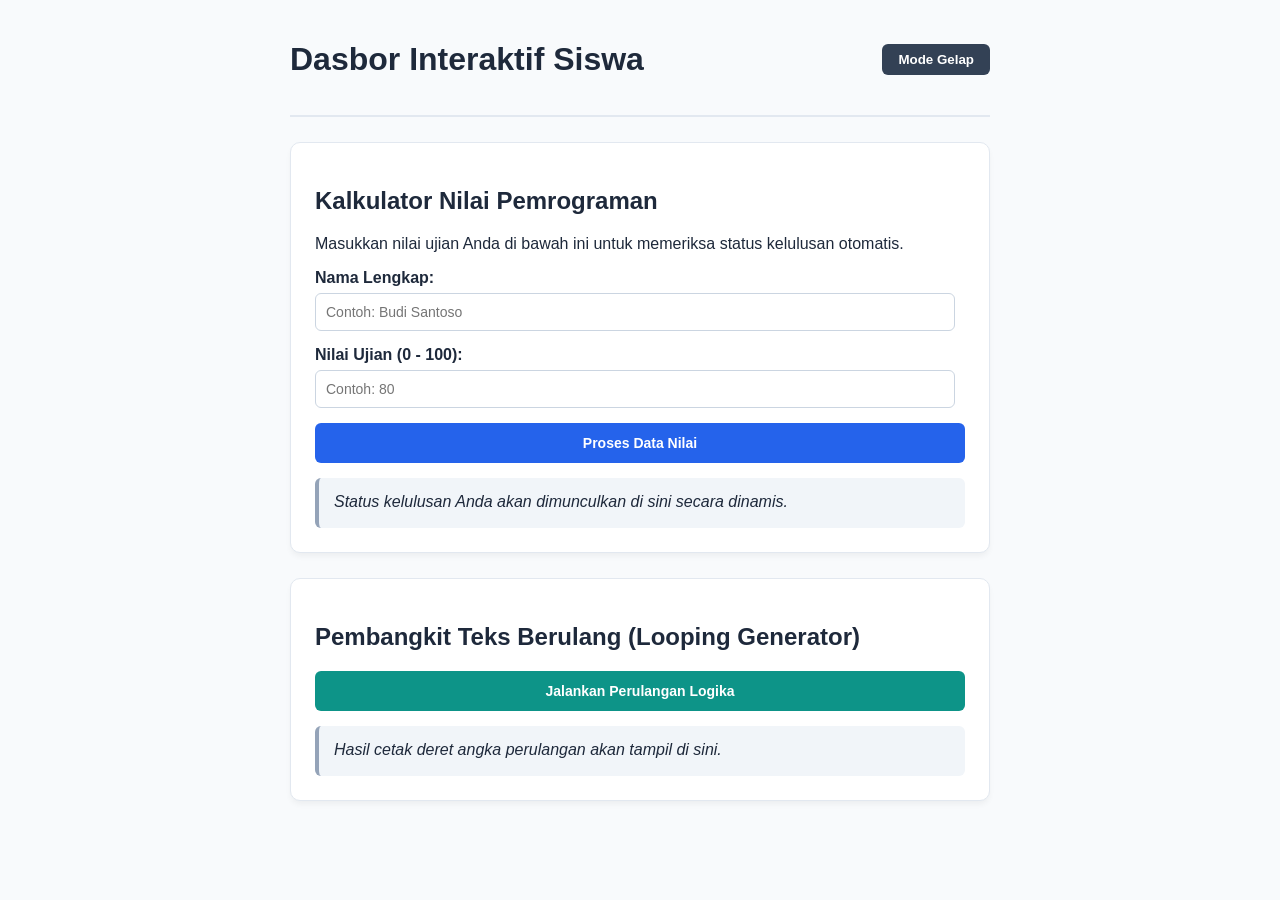
<file: jobshetpemdasrafa/JOB 4/index.html>
<!DOCTYPE html>
<html lang="id">
<head>
    <meta charset="UTF-8">
    <meta name="viewport" content="width=device-width, initial-scale=1.0">
    <title>Web Interaktif JavaScript - X RPL</title>
    <link rel="stylesheet" href="style.css">
</head>
<body>
    <div class="main-container">
        <header class="web-header">
            <h1>Dasbor Interaktif Siswa</h1>
            <button id="btn-togle" class="toggle-theme">Mode Gelap</button>
        </header>

        <section class="widget-card">
            <h2>Kalkulator Nilai Pemrograman</h2>
            <p>Masukkan nilai ujian Anda di bawah ini untuk memeriksa status kelulusan otomatis.</p>
            <div class="input-group">
                <label for="input-nama">Nama Lengkap:</label>
                <input type="text" id="input-nama" placeholder="Contoh: Budi Santoso">
            </div>
            <div class="input-group">
                <label for="input-nilai">Nilai Ujian (0 - 100):</label>
                <input type="number" id="input-nilai" placeholder="Contoh: 80">
            </div>
            <button id="btn-proses" class="action-btn">Proses Data Nilai</button>
            <div id="box-hasil" class="result-box">
                Status kelulusan Anda akan dimunculkan di sini secara dinamis.
            </div>
        </section>
        <section class="widget-card">
            <h2>Pembangkit Teks Berulang (Looping Generator)</h2>
            <button id="btn-loop" class="action-btn variant-btn">Jalankan Perulangan Logika</button>
            <div id="box-loop" class="result-box">
                Hasil cetak deret angka perulangan akan tampil di sini.
            </div>
        </section>
    </div>
    <script src="script.js"></script>
</body>
</html>
</file>
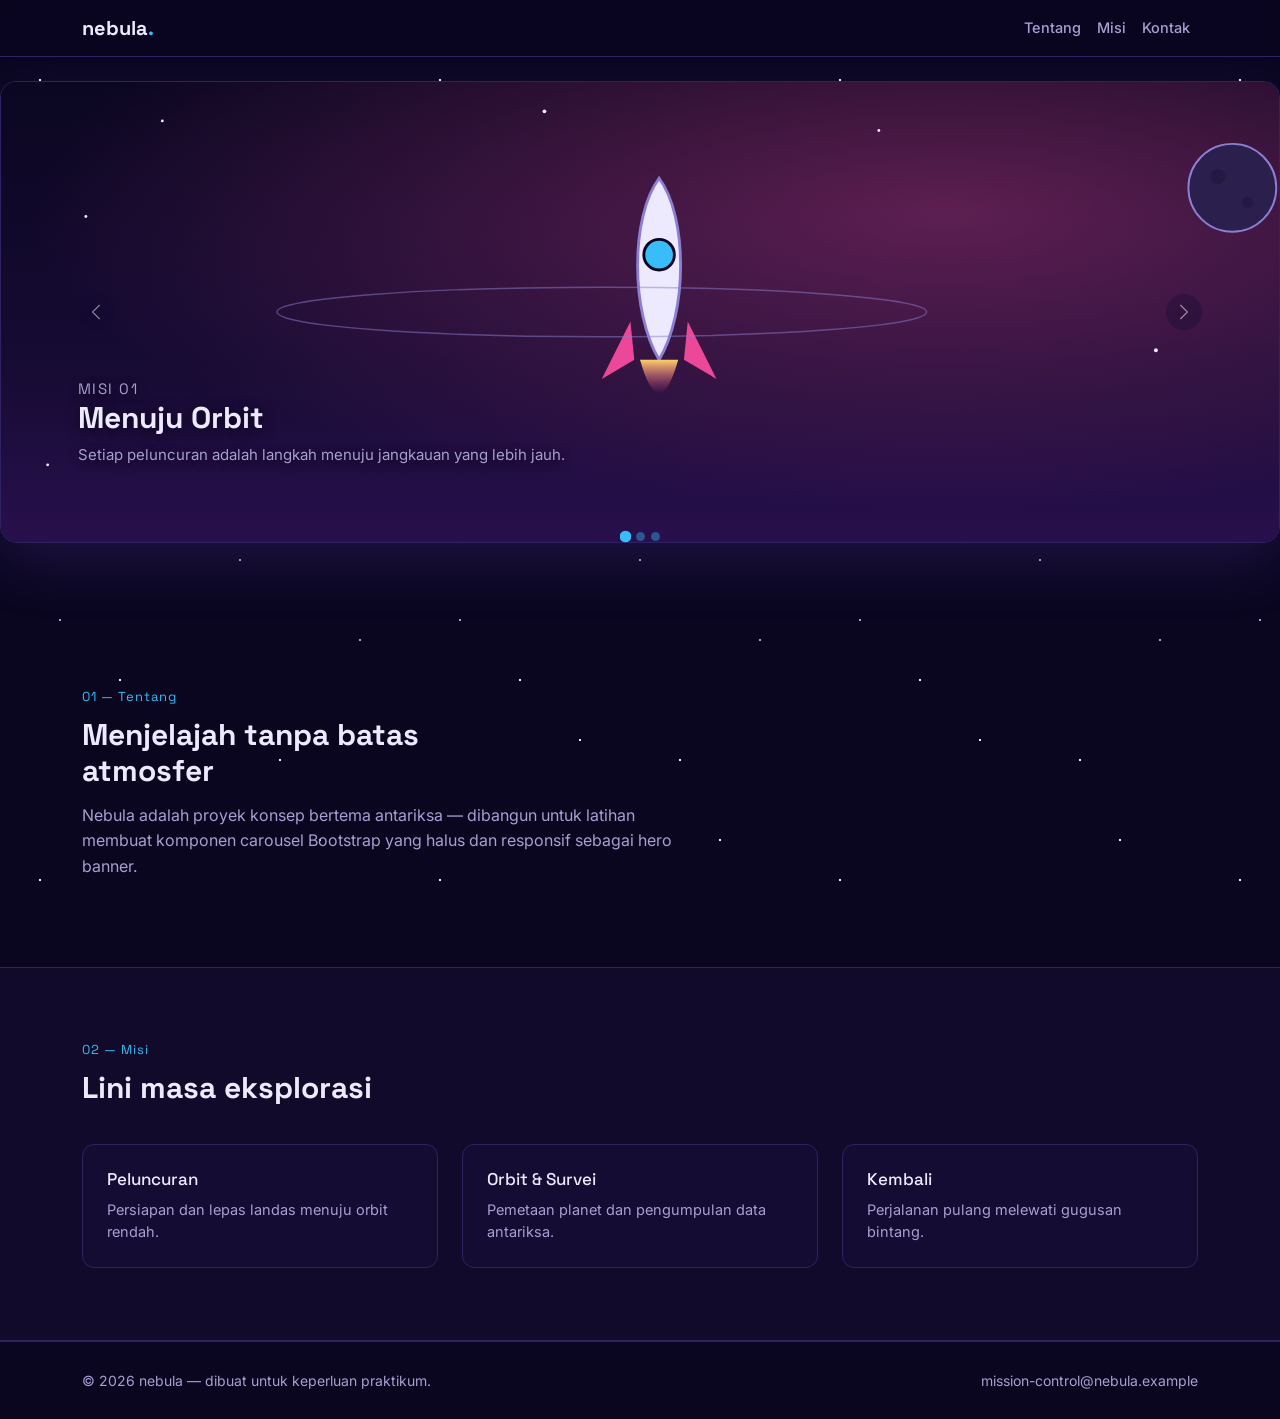
<file: jobshetpemdasrafa/JOB 5/index.html>
<!DOCTYPE html>
<html lang="id">
<head>
<meta charset="UTF-8">
<meta name="viewport" content="width=device-width, initial-scale=1.0">
<title>nebula — Landing Page</title>
<link href="https://cdnjs.cloudflare.com/ajax/libs/twitter-bootstrap/5.3.3/css/bootstrap.min.css" rel="stylesheet">
<link rel="preconnect" href="https://fonts.googleapis.com">
<link href="https://fonts.googleapis.com/css2?family=Space+Grotesk:wght@500;600;700&family=Inter:wght@400;500;600&display=swap" rel="stylesheet">
<style>
:root{
  --bg: #0A0620;
  --bg-panel: #150C34;
  --bg-alt: #110A2A;
  --line: #2E2260;
  --text: #EDE9FE;
  --text-soft: #A79FD1;
  --accent: #38BDF8;
  --accent-2: #EC4899;
  --accent-3: #8B5CF6;
}

*{ box-sizing: border-box; }

body{
  background: var(--bg);
  color: var(--text);
  font-family: 'Inter', sans-serif;
  position: relative;
  overflow-x: hidden;
}

.accent{ color: var(--accent); }

/* ---------- twinkling starfield ---------- */
.starfield{
  position: fixed;
  inset: 0;
  z-index: -1;
  background-image:
    radial-gradient(1.5px 1.5px at 10% 20%, #EDE9FE 100%, transparent 0),
    radial-gradient(1.5px 1.5px at 80% 10%, #EDE9FE 100%, transparent 0),
    radial-gradient(1px 1px at 60% 40%, #A79FD1 100%, transparent 0),
    radial-gradient(1.5px 1.5px at 30% 70%, #EDE9FE 100%, transparent 0),
    radial-gradient(1px 1px at 90% 60%, #A79FD1 100%, transparent 0),
    radial-gradient(1.5px 1.5px at 45% 85%, #EDE9FE 100%, transparent 0),
    radial-gradient(1px 1px at 15% 55%, #A79FD1 100%, transparent 0),
    radial-gradient(1.5px 1.5px at 70% 90%, #EDE9FE 100%, transparent 0);
  background-repeat: repeat;
  background-size: 400px 400px;
  animation: twinkle 6s ease-in-out infinite alternate;
}

@keyframes twinkle{
  from{ opacity: 0.5; }
  to{ opacity: 1; }
}

@media (prefers-reduced-motion: reduce){
  .starfield{ animation: none; opacity: 0.8; }
}

.navbar{
  background: rgba(10,6,32,0.75);
  backdrop-filter: blur(10px);
  border-bottom: 1px solid var(--line);
}
.navbar-brand{
  font-family: 'Space Grotesk', sans-serif;
  font-weight: 700;
  font-size: 20px;
  color: var(--text) !important;
}
.nav-link{
  color: var(--text-soft) !important;
  font-size: 14.5px;
  font-weight: 500;
  transition: color 0.2s ease;
}
.nav-link:hover{ color: var(--accent) !important; }


#heroCarousel .carousel-inner{
  border-radius: 16px;
  overflow: hidden;
  border: 1px solid var(--line);
  box-shadow: 0 20px 60px rgba(139,92,246,0.15);
}

#heroCarousel .slide-visual{
  height: 460px;
  width: 100%;
  display: block;
}


.carousel-fade .carousel-item{
  transition: opacity 1.1s cubic-bezier(0.22, 1, 0.36, 1);
}
.carousel-fade .carousel-item.active{
  transition: opacity 1.1s cubic-bezier(0.22, 1, 0.36, 1);
}


.slide-visual{
  transform: scale(1.02);
  transition: transform 6s ease-out;
}
.carousel-item.active .slide-visual{
  transform: scale(1.08);
}

@media (prefers-reduced-motion: reduce){
  .carousel-fade .carousel-item,
  .slide-visual{ transition: none !important; transform: none !important; }
}

.carousel-caption{
  text-align: left;
  left: 6%;
  right: auto;
  bottom: 12%;
  max-width: 540px;
}

.cap-eyebrow{
  font-family: 'Space Grotesk', sans-serif;
  font-size: 13px;
  letter-spacing: 0.1em;
  text-transform: uppercase;
  color: var(--accent);
  margin-bottom: 6px;
  text-shadow: 0 2px 10px rgba(0,0,0,0.6);
}

.carousel-caption h5{
  font-family: 'Space Grotesk', sans-serif;
  font-weight: 700;
  font-size: 30px;
  color: var(--text);
  text-shadow: 0 2px 14px rgba(0,0,0,0.7);
  margin-bottom: 8px;
}

.carousel-caption p{
  color: var(--text-soft);
  font-size: 15px;
  text-shadow: 0 2px 10px rgba(0,0,0,0.7);
  margin: 0;
}

.carousel-indicators [data-bs-target]{
  background-color: var(--accent);
  width: 9px;
  height: 9px;
  border-radius: 50%;
  opacity: 0.4;
  transition: opacity 0.3s ease, transform 0.3s ease;
}
.carousel-indicators .active{
  opacity: 1;
  transform: scale(1.3);
}

.carousel-control-prev-icon,
.carousel-control-next-icon{
  background-color: rgba(21,12,52,0.65);
  border-radius: 50%;
  padding: 18px;
  background-size: 50%;
  transition: background-color 0.2s ease;
}
.carousel-control-prev:hover .carousel-control-prev-icon,
.carousel-control-next:hover .carousel-control-next-icon{
  background-color: rgba(139,92,246,0.55);
}


.section-block{
  padding: 72px 0;
  position: relative;
}
.section-alt{
  background: var(--bg-alt);
  border-top: 1px solid var(--line);
  border-bottom: 1px solid var(--line);
}

.eyebrow{
  font-family: 'Space Grotesk', sans-serif;
  font-size: 13px;
  letter-spacing: 0.08em;
  color: var(--accent);
  margin-bottom: 10px;
}

h2{
  font-family: 'Space Grotesk', sans-serif;
  font-weight: 700;
  font-size: 30px;
  max-width: 22ch;
  margin-bottom: 14px;
}

.lead-text{
  color: var(--text-soft);
  max-width: 60ch;
  font-size: 16px;
  line-height: 1.6;
}

.mission-card{
  background: var(--bg-panel);
  border: 1px solid var(--line);
  border-radius: 12px;
  padding: 24px;
  height: 100%;
  transition: border-color 0.2s ease, transform 0.2s ease;
}
.mission-card:hover{
  border-color: var(--accent-3);
  transform: translateY(-3px);
}
.mission-card h5{
  font-family: 'Space Grotesk', sans-serif;
  font-size: 17px;
  margin-bottom: 10px;
}
.mission-card p{
  color: var(--text-soft);
  font-size: 14.5px;
  margin: 0;
}


.footer-block{
  padding: 28px 0;
  border-top: 1px solid var(--line);
  color: var(--text-soft);
  font-size: 14px;
}
.text-muted-soft{ color: var(--text-soft); }

@media (max-width: 767px){
  #heroCarousel .slide-visual{ height: 300px; }
  h2{ font-size: 24px; }
}
</style>
</head>
<body>


<div class="starfield" aria-hidden="true"></div>

<!-- Navbar -->
<nav class="navbar navbar-expand-lg navbar-dark sticky-top">
  <div class="container">
    <a class="navbar-brand" href="#">nebula<span class="accent">.</span></a>
    <button class="navbar-toggler" type="button" data-bs-toggle="collapse" data-bs-target="#navMenu">
      <span class="navbar-toggler-icon"></span>
    </button>
    <div class="collapse navbar-collapse" id="navMenu">
      <ul class="navbar-nav ms-auto">
        <li class="nav-item"><a class="nav-link" href="#about">Tentang</a></li>
        <li class="nav-item"><a class="nav-link" href="#missions">Misi</a></li>
        <li class="nav-item"><a class="nav-link" href="#contact">Kontak</a></li>
      </ul>
    </div>
  </div>
</nav>


<div id="heroCarousel" class="carousel slide carousel-fade py-4 mb-5" data-bs-ride="carousel" data-bs-interval="4500">

  <div class="carousel-indicators">
    <button type="button" data-bs-target="#heroCarousel" data-bs-slide-to="0" class="active" aria-current="true" aria-label="Slide 1"></button>
    <button type="button" data-bs-target="#heroCarousel" data-bs-slide-to="1" aria-label="Slide 2"></button>
    <button type="button" data-bs-target="#heroCarousel" data-bs-slide-to="2" aria-label="Slide 3"></button>
  </div>

  <div class="carousel-inner">


    <div class="carousel-item active">
      <svg class="slide-visual" viewBox="0 0 1600 520" xmlns="http://www.w3.org/2000/svg" role="img" aria-label="Peluncuran Roket" preserveAspectRatio="xMidYMid slice">
        <defs>
          <linearGradient id="bgR" x1="0" y1="0" x2="0" y2="1">
            <stop offset="0%" stop-color="#0A0620"/>
            <stop offset="60%" stop-color="#160B33"/>
            <stop offset="100%" stop-color="#2A1050"/>
          </linearGradient>
          <radialGradient id="flareR" cx="70%" cy="30%" r="60%">
            <stop offset="0%" stop-color="#EC4899" stop-opacity="0.35"/>
            <stop offset="100%" stop-color="#EC4899" stop-opacity="0"/>
          </radialGradient>
          <linearGradient id="flame" x1="0" y1="0" x2="0" y2="1">
            <stop offset="0%" stop-color="#FFD166"/>
            <stop offset="100%" stop-color="#EC4899" stop-opacity="0"/>
          </linearGradient>
        </defs>
        <rect width="1600" height="520" fill="url(#bgR)"/>
        <rect width="1600" height="520" fill="url(#flareR)"/>
        <g fill="#EDE9FE">
          <circle cx="120" cy="80" r="2"/><circle cx="220" cy="160" r="1.5"/><circle cx="90" cy="260" r="2"/>
          <circle cx="1400" cy="90" r="2"/><circle cx="1480" cy="200" r="1.5"/><circle cx="1340" cy="300" r="2"/>
          <circle cx="300" cy="60" r="1.5"/><circle cx="700" cy="50" r="2"/><circle cx="1050" cy="70" r="1.5"/>
          <circle cx="180" cy="420" r="1.5"/><circle cx="1500" cy="420" r="2"/><circle cx="60" cy="380" r="1.5"/>
        </g>
        <circle cx="1420" cy="130" r="46" fill="#2A1F4D" stroke="#8B7FD1" stroke-width="2"/>
        <circle cx="1405" cy="118" r="8" fill="#231A44"/>
        <circle cx="1436" cy="145" r="6" fill="#231A44"/>
        <g transform="translate(760,120)">
          <path d="M60 0 C90 40 90 140 60 190 C30 140 30 40 60 0 Z" fill="#EDE9FE" stroke="#8B7FD1" stroke-width="3"/>
          <circle cx="60" cy="80" r="16" fill="#38BDF8" stroke="#0A0620" stroke-width="3"/>
          <path d="M30 150 L0 210 L34 190 Z" fill="#EC4899"/>
          <path d="M90 150 L120 210 L86 190 Z" fill="#EC4899"/>
          <path d="M40 190 Q60 260 80 190 Z" fill="url(#flame)"/>
        </g>
        <ellipse cx="760" cy="260" rx="340" ry="26" fill="none" stroke="#8B7FD1" stroke-width="1.5" opacity="0.5"/>
      </svg>
      <div class="carousel-caption d-none d-md-block">
        <p class="cap-eyebrow">Misi 01</p>
        <h5>Menuju Orbit</h5>
        <p>Setiap peluncuran adalah langkah menuju jangkauan yang lebih jauh.</p>
      </div>
    </div>

    <div class="carousel-item">
      <svg class="slide-visual" viewBox="0 0 1600 520" xmlns="http://www.w3.org/2000/svg" role="img" aria-label="Planet Bercincin" preserveAspectRatio="xMidYMid slice">
        <defs>
          <linearGradient id="bgP" x1="0" y1="0" x2="1" y2="1">
            <stop offset="0%" stop-color="#0A0620"/>
            <stop offset="100%" stop-color="#1A0E3C"/>
          </linearGradient>
          <radialGradient id="planetShade" cx="35%" cy="30%" r="75%">
            <stop offset="0%" stop-color="#8B5CF6"/>
            <stop offset="55%" stop-color="#5B21B6"/>
            <stop offset="100%" stop-color="#2E1065"/>
          </radialGradient>
          <radialGradient id="glowP" cx="30%" cy="45%" r="55%">
            <stop offset="0%" stop-color="#38BDF8" stop-opacity="0.3"/>
            <stop offset="100%" stop-color="#38BDF8" stop-opacity="0"/>
          </radialGradient>
        </defs>
        <rect width="1600" height="520" fill="url(#bgP)"/>
        <rect width="1600" height="520" fill="url(#glowP)"/>
        <g fill="#EDE9FE">
          <circle cx="1350" cy="100" r="2"/><circle cx="1460" cy="180" r="1.5"/><circle cx="1250" cy="260" r="2"/>
          <circle cx="1500" cy="320" r="1.5"/><circle cx="1150" cy="90" r="2"/><circle cx="1400" cy="420" r="1.5"/>
          <circle cx="80" cy="440" r="1.5"/><circle cx="150" cy="70" r="2"/>
        </g>
        <g transform="translate(560,80)">
          <ellipse cx="230" cy="200" rx="330" ry="60" fill="none" stroke="#38BDF8" stroke-width="6" opacity="0.55" transform="rotate(-10 230 200)"/>
          <circle cx="230" cy="200" r="160" fill="url(#planetShade)"/>
          <ellipse cx="230" cy="200" rx="330" ry="60" fill="none" stroke="#7DD3FC" stroke-width="3" opacity="0.9" transform="rotate(-10 230 200)" stroke-dasharray="0 520 400"/>
          <circle cx="170" cy="140" r="26" fill="#4C1D95" opacity="0.7"/>
          <circle cx="300" cy="230" r="16" fill="#4C1D95" opacity="0.6"/>
          <circle cx="250" cy="120" r="10" fill="#4C1D95" opacity="0.5"/>
        </g>
        <circle cx="1120" cy="380" r="30" fill="#2A1F4D" stroke="#8B7FD1" stroke-width="2"/>
      </svg>
      <div class="carousel-caption d-none d-md-block">
        <p class="cap-eyebrow">Misi 02</p>
        <h5>Jelajah Antariksa</h5>
        <p>Memetakan dunia baru di antara cincin dan bulan yang belum bernama.</p>
      </div>
    </div>


    <div class="carousel-item">
      <svg class="slide-visual" viewBox="0 0 1600 520" xmlns="http://www.w3.org/2000/svg" role="img" aria-label="Galaksi dan Nebula" preserveAspectRatio="xMidYMid slice">
        <defs>
          <linearGradient id="bgG" x1="0" y1="0" x2="1" y2="0">
            <stop offset="0%" stop-color="#0A0620"/>
            <stop offset="100%" stop-color="#1A0E3C"/>
          </linearGradient>
          <radialGradient id="nebula1" cx="50%" cy="50%" r="50%">
            <stop offset="0%" stop-color="#EC4899" stop-opacity="0.45"/>
            <stop offset="100%" stop-color="#EC4899" stop-opacity="0"/>
          </radialGradient>
          <radialGradient id="nebula2" cx="50%" cy="50%" r="50%">
            <stop offset="0%" stop-color="#38BDF8" stop-opacity="0.35"/>
            <stop offset="100%" stop-color="#38BDF8" stop-opacity="0"/>
          </radialGradient>
          <radialGradient id="core" cx="50%" cy="50%" r="50%">
            <stop offset="0%" stop-color="#FFF7ED"/>
            <stop offset="40%" stop-color="#FFD166"/>
            <stop offset="100%" stop-color="#FFD166" stop-opacity="0"/>
          </radialGradient>
        </defs>
        <rect width="1600" height="520" fill="url(#bgG)"/>
        <ellipse cx="560" cy="220" rx="380" ry="260" fill="url(#nebula1)"/>
        <ellipse cx="1050" cy="320" rx="340" ry="220" fill="url(#nebula2)"/>
        <g stroke="#C4B5FD" stroke-width="2" fill="none" opacity="0.55">
          <path d="M800 260 C 900 180, 1050 200, 1080 300 C 1100 370, 1020 420, 950 400"/>
          <path d="M800 260 C 700 340, 560 320, 530 230 C 510 170, 580 120, 650 140"/>
        </g>
        <circle cx="800" cy="260" r="60" fill="url(#core)"/>
        <g fill="#EDE9FE">
          <circle cx="140" cy="90" r="2"/><circle cx="220" cy="180" r="1.5"/><circle cx="90" cy="300" r="2"/>
          <circle cx="1440" cy="100" r="2"/><circle cx="1500" cy="220" r="1.5"/><circle cx="1380" cy="360" r="2"/>
          <circle cx="300" cy="420" r="1.5"/><circle cx="1200" cy="440" r="1.5"/><circle cx="60" cy="460" r="1.5"/>
          <circle cx="1550" cy="440" r="2"/><circle cx="700" cy="60" r="1.5"/><circle cx="1000" cy="450" r="1.5"/>
        </g>
      </svg>
      <div class="carousel-caption d-none d-md-block">
        <p class="cap-eyebrow">Misi 03</p>
        <h5>Di Jantung Galaksi</h5>
        <p>Menembus kabut nebula menuju inti galaksi yang bercahaya.</p>
      </div>
    </div>

  </div>

  <button class="carousel-control-prev" type="button" data-bs-target="#heroCarousel" data-bs-slide="prev">
    <span class="carousel-control-prev-icon" aria-hidden="true"></span>
    <span class="visually-hidden">Sebelumnya</span>
  </button>
  <button class="carousel-control-next" type="button" data-bs-target="#heroCarousel" data-bs-slide="next">
    <span class="carousel-control-next-icon" aria-hidden="true"></span>
    <span class="visually-hidden">Berikutnya</span>
  </button>

</div>


<!-- About -->
<section id="about" class="section-block">
  <div class="container">
    <p class="eyebrow">01 — Tentang</p>
    <h2>Menjelajah tanpa batas atmosfer</h2>
    <p class="lead-text">Nebula adalah proyek konsep bertema antariksa — dibangun untuk latihan membuat komponen carousel Bootstrap yang halus dan responsif sebagai hero banner.</p>
  </div>
</section>

<section id="missions" class="section-block section-alt">
  <div class="container">
    <p class="eyebrow">02 — Misi</p>
    <h2>Lini masa eksplorasi</h2>
    <div class="row g-4 mt-2">
      <div class="col-md-4">
        <div class="mission-card">
          <h5>Peluncuran</h5>
          <p>Persiapan dan lepas landas menuju orbit rendah.</p>
        </div>
      </div>
      <div class="col-md-4">
        <div class="mission-card">
          <h5>Orbit &amp; Survei</h5>
          <p>Pemetaan planet dan pengumpulan data antariksa.</p>
        </div>
      </div>
      <div class="col-md-4">
        <div class="mission-card">
          <h5>Kembali</h5>
          <p>Perjalanan pulang melewati gugusan bintang.</p>
        </div>
      </div>
    </div>
  </div>
</section>


<footer id="contact" class="footer-block">
  <div class="container d-flex flex-column flex-md-row justify-content-between align-items-center gap-3">
    <p class="mb-0">© 2026 nebula — dibuat untuk keperluan praktikum.</p>
    <p class="mb-0 text-muted-soft">mission-control@nebula.example</p>
  </div>
</footer>

<script src="https://cdnjs.cloudflare.com/ajax/libs/twitter-bootstrap/5.3.3/js/bootstrap.bundle.min.js"></script>
</body>
</html>
</file>
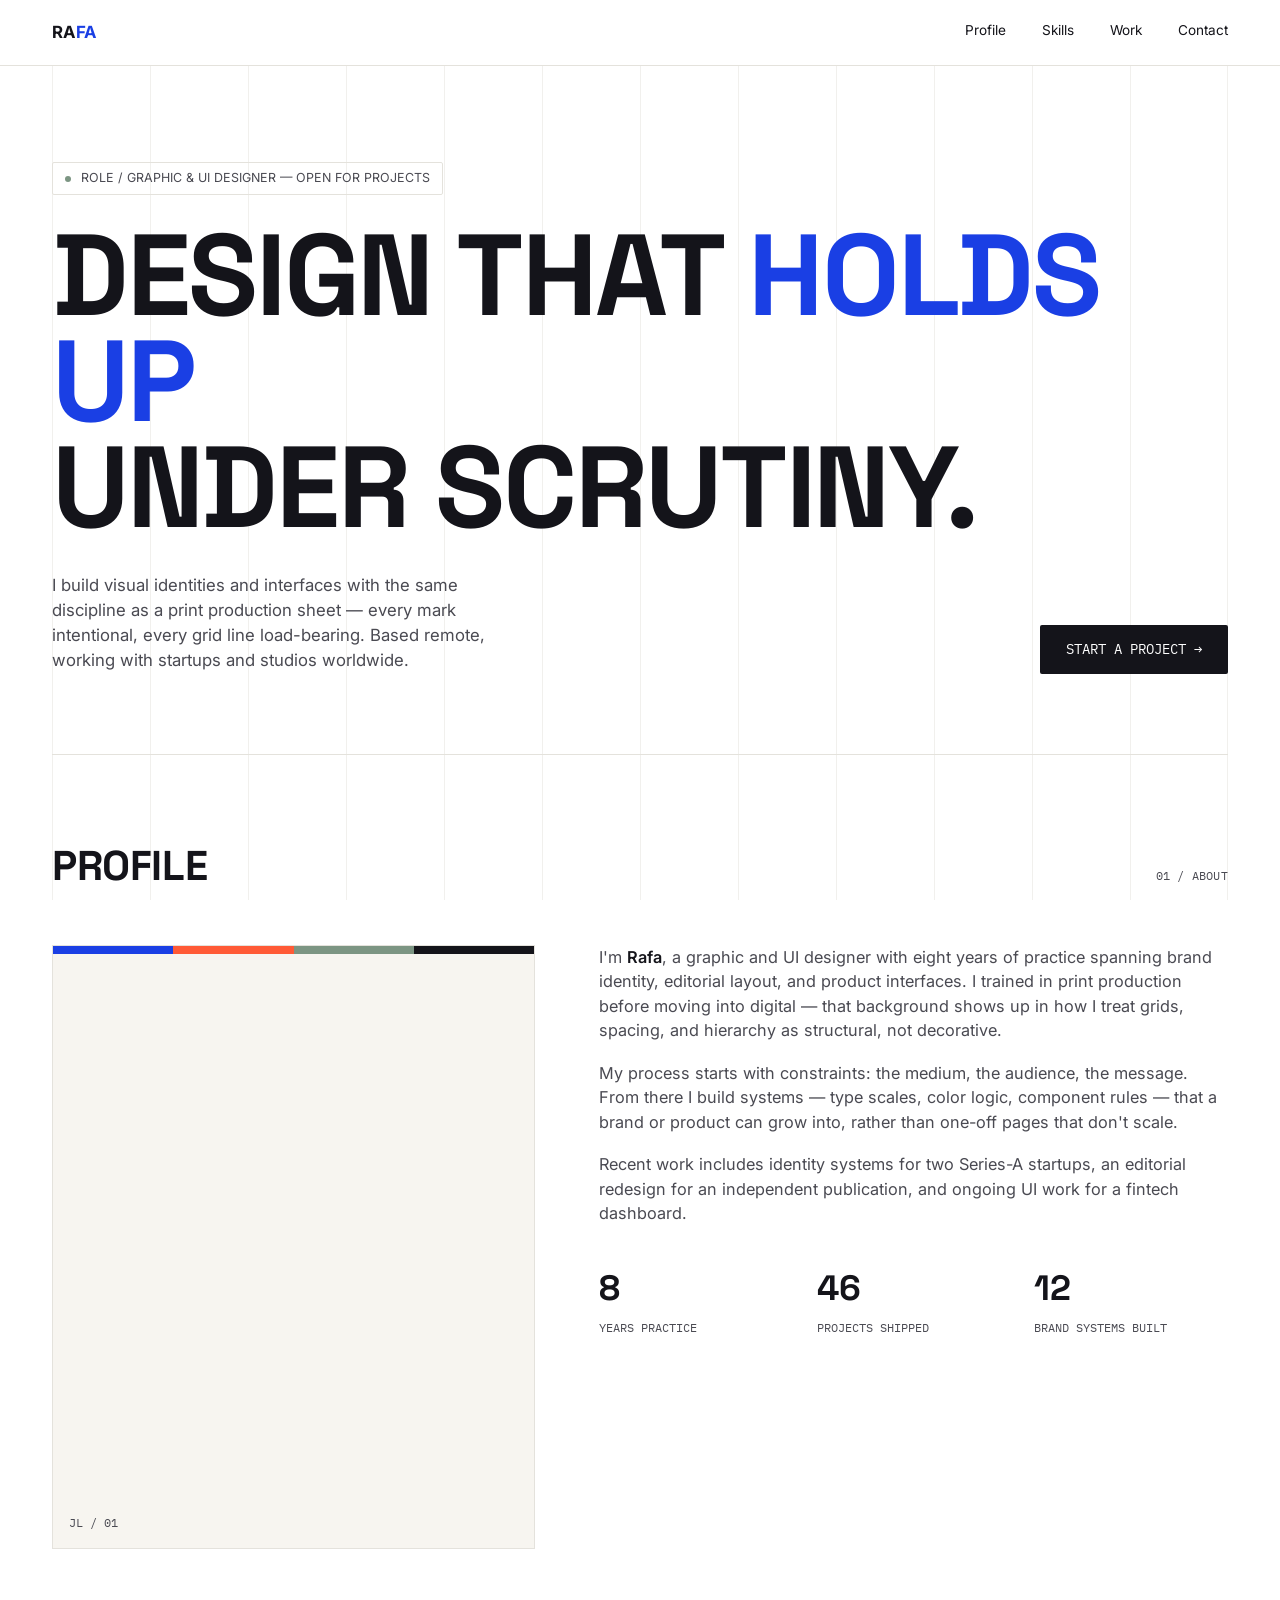
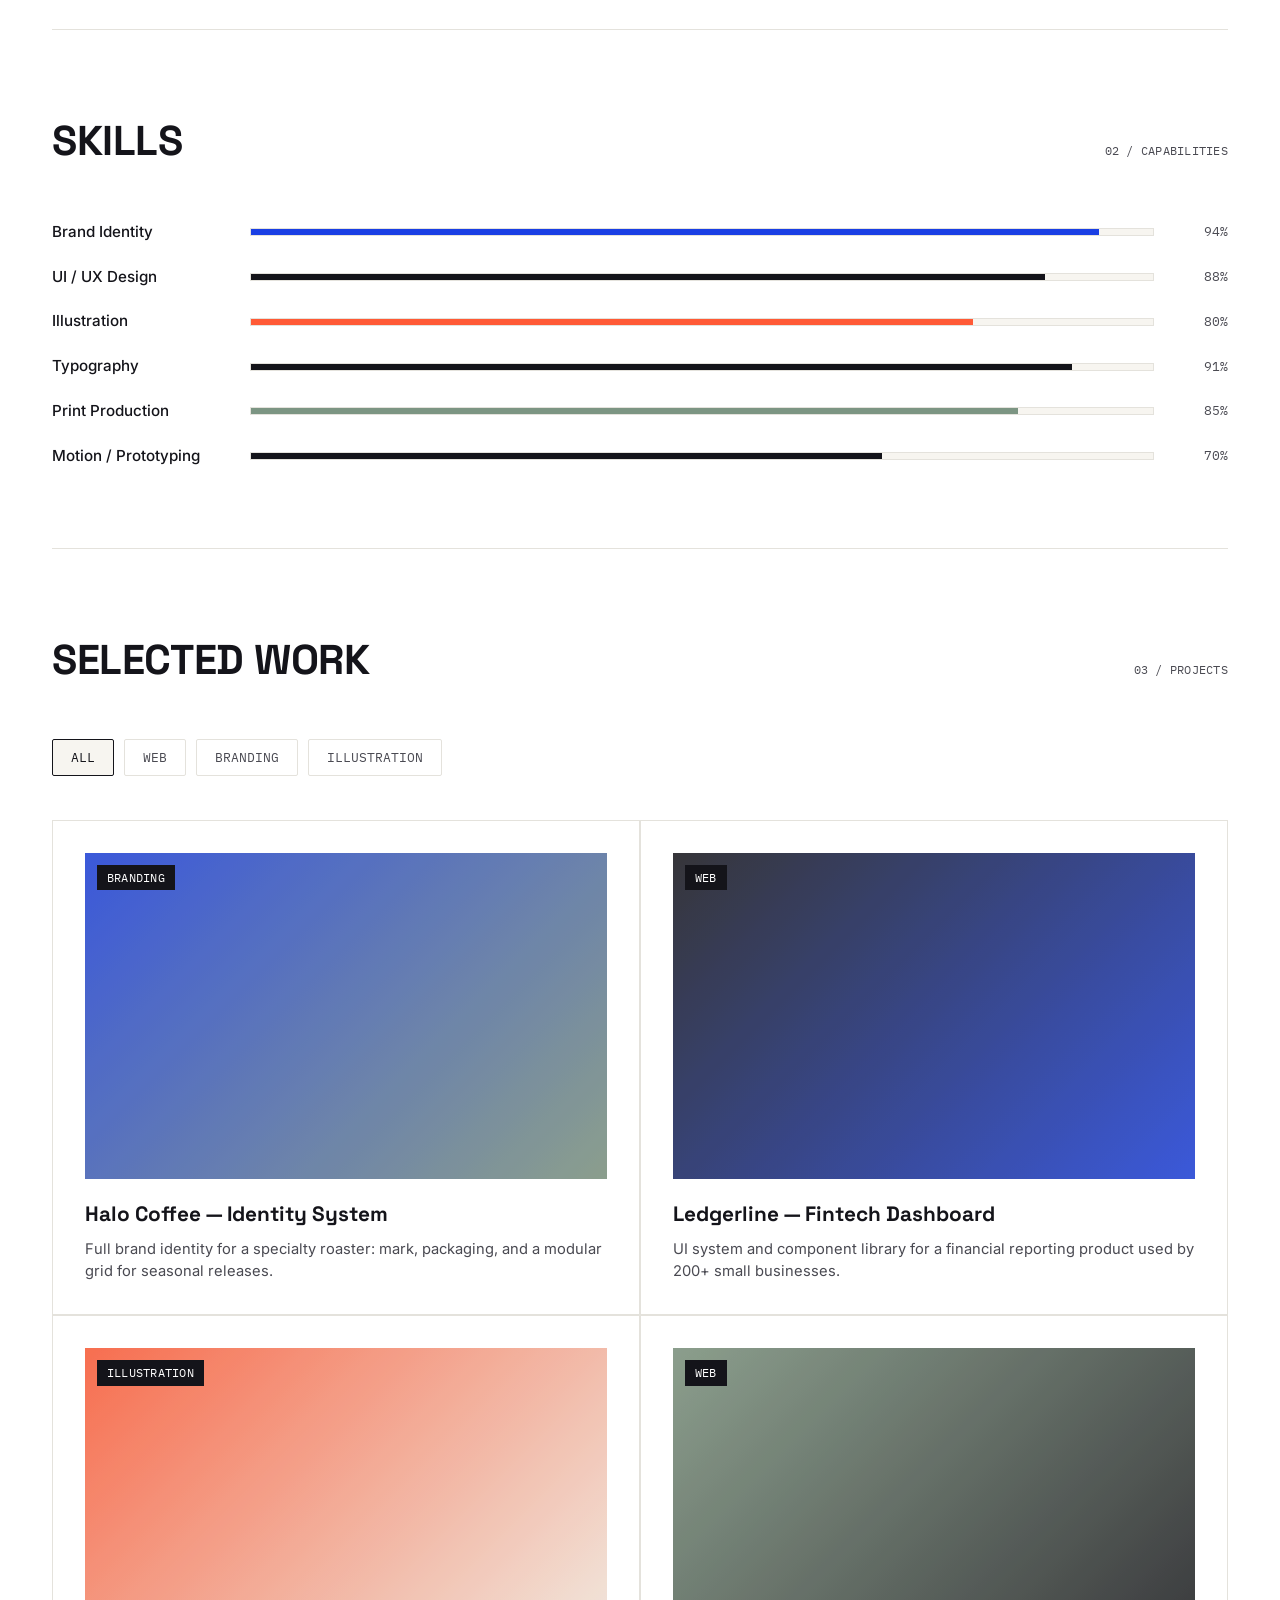
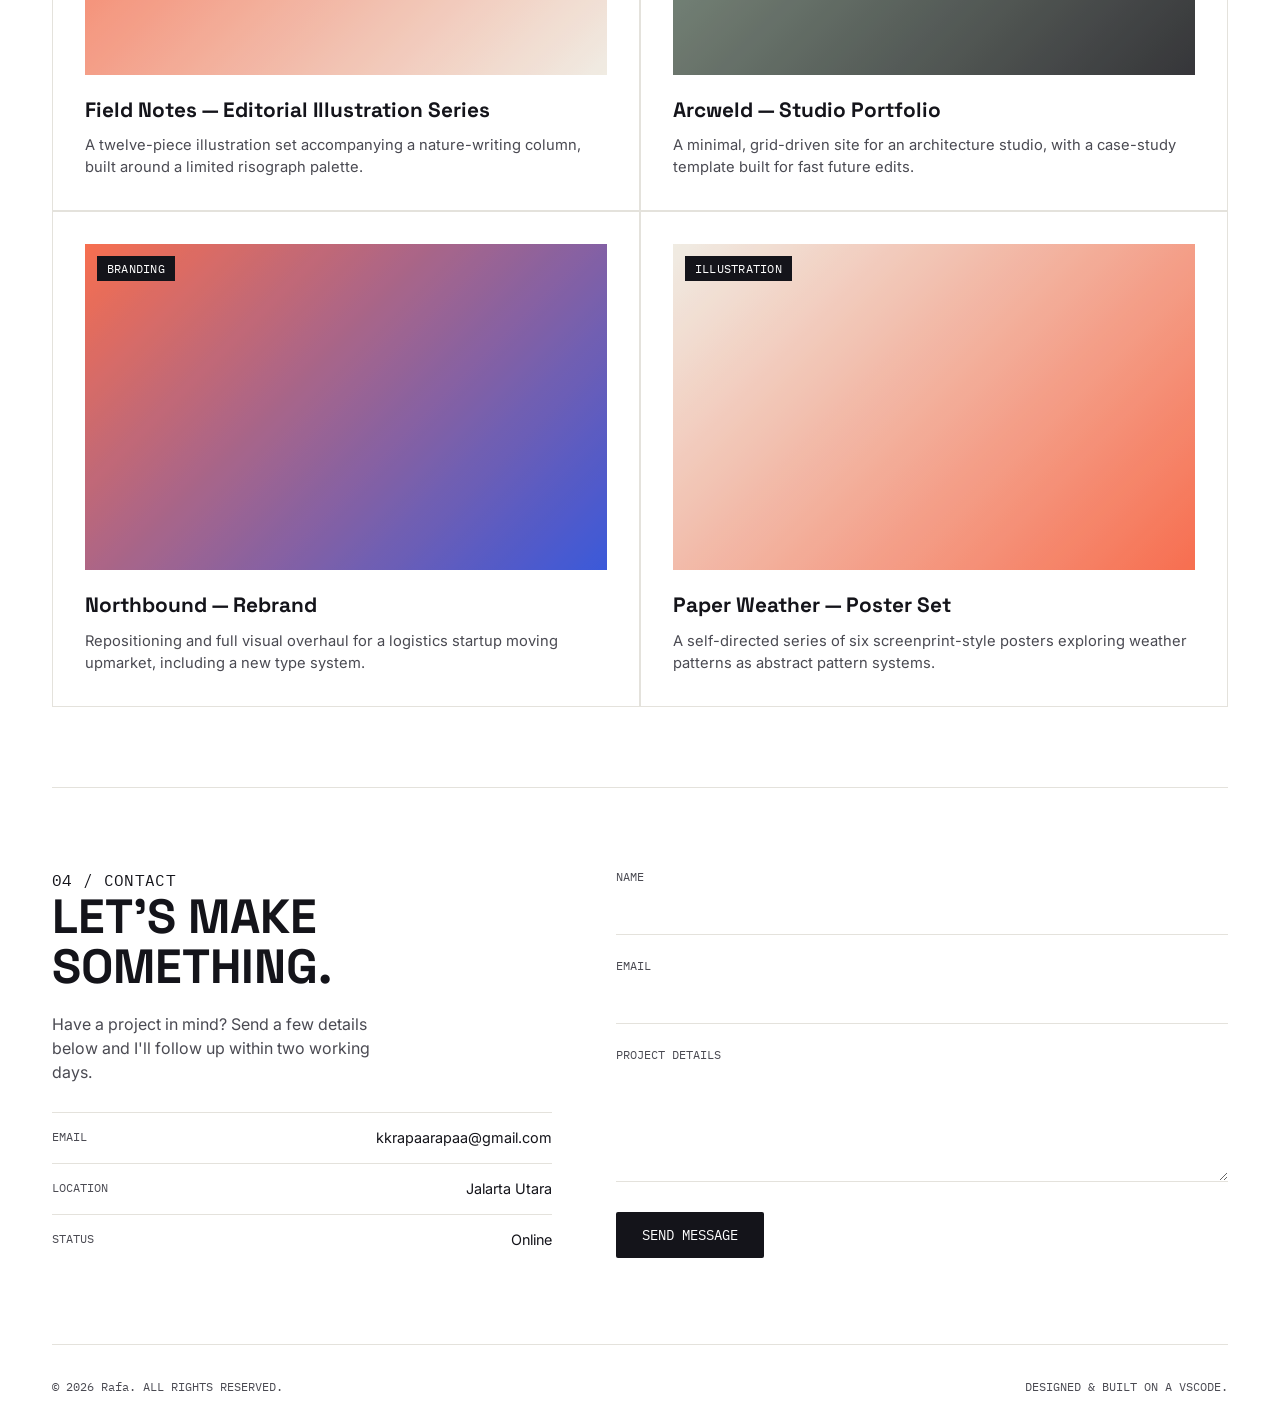
<file: jobshetpemdasrafa/JOB 6/index.html>
<!DOCTYPE html>
<html lang="en">
<head>
<meta charset="UTF-8">
<meta name="viewport" content="width=device-width, initial-scale=1.0">
<title>rafa — Graphic & UI Designer</title>
<link rel="preconnect" href="https://fonts.googleapis.com">
<link href="https://fonts.googleapis.com/css2?family=Space+Grotesk:wght@400;500;700&family=Inter:wght@400;500;600&family=IBM+Plex+Mono:wght@400;500&display=swap" rel="stylesheet">
<style>
  :root{
    --paper:#FFFFFF;
    --ink:#14141A;
    --ink-soft:#4A4A52;
    --grid-line:#E4E2DC;
    --klein:#1A3FE4;
    --coral:#FF5A36;
    --sage:#7C9583;
    --paper-alt:#F7F5F0;
  }

  *{margin:0;padding:0;box-sizing:border-box;}

  html{scroll-behavior:smooth;}

  body{
    background:var(--paper);
    color:var(--ink);
    font-family:'Inter',sans-serif;
    line-height:1.5;
    overflow-x:hidden;
  }

  @media (prefers-reduced-motion: reduce){
    html{scroll-behavior:auto;}
    *{animation-duration:0.001ms !important; transition-duration:0.001ms !important;}
  }

  a{color:inherit;text-decoration:none;}

  .mono{
    font-family:'IBM Plex Mono',monospace;
    letter-spacing:0.02em;
  }

  .display{
    font-family:'Space Grotesk',sans-serif;
  }

  .wrap{
    max-width:1240px;
    margin:0 auto;
    padding:0 32px;
  }

  .grid-guides{
    position:fixed;
    top:0; left:0; right:0; bottom:0;
    max-width:1240px;
    margin:0 auto;
    padding:0 32px;
    pointer-events:none;
    z-index:0;
    display:grid;
    grid-template-columns:repeat(12,1fr);
  }
  .grid-guides span{
    border-left:1px solid var(--grid-line);
    height:100%;
    opacity:0.5;
  }
  .grid-guides span:last-child{border-right:1px solid var(--grid-line);}

  .crop{position:relative;}
  .crop::before,
  .crop::after,
  .crop .cm2::before,
  .crop .cm2::after{
    content:'';
    position:absolute;
    width:14px;
    height:14px;
    border:1.5px solid var(--ink);
    opacity:0;
    transition:opacity 0.25s ease, transform 0.25s ease;
  }
  .crop::before{top:-1px;left:-1px;border-right:none;border-bottom:none;}
  .crop::after{top:-1px;right:-1px;border-left:none;border-bottom:none;}
  .crop .cm2::before{bottom:-1px;left:-1px;border-right:none;border-top:none;position:absolute;}
  .crop .cm2::after{bottom:-1px;right:-1px;border-left:none;border-top:none;position:absolute;}
  .crop:hover::before,.crop:hover::after,
  .crop:hover .cm2::before,.crop:hover .cm2::after{opacity:1;}
  .crop:hover::before{transform:translate(-4px,-4px);}
  .crop:hover::after{transform:translate(4px,-4px);}
  .crop:hover .cm2::before{transform:translate(-4px,4px);}
  .crop:hover .cm2::after{transform:translate(4px,4px);}

  header{
    position:sticky;
    top:0;
    background:rgba(255,255,255,0.92);
    backdrop-filter:blur(6px);
    border-bottom:1px solid var(--grid-line);
    z-index:50;
  }
  nav.wrap{
    display:flex;
    align-items:center;
    justify-content:space-between;
    padding-top:20px;
    padding-bottom:20px;
  }
  .logo{
    font-weight:700;
    font-size:1.05rem;
    letter-spacing:0.02em;
  }
  .logo span{color:var(--klein);}
  .navlinks{
    display:flex;
    gap:36px;
    font-size:0.85rem;
  }
  .navlinks a{
    position:relative;
    padding-bottom:4px;
  }
  .navlinks a:focus-visible, .btn:focus-visible, .tab:focus-visible, input:focus-visible, textarea:focus-visible, button:focus-visible{
    outline:2px solid var(--klein);
    outline-offset:3px;
  }
  .navlinks a::after{
    content:'';
    position:absolute;
    left:0;bottom:0;
    width:0;height:1px;
    background:var(--ink);
    transition:width 0.2s ease;
  }
  .navlinks a:hover::after{width:100%;}

  .hero{
    position:relative;
    padding:96px 0 80px;
    border-bottom:1px solid var(--grid-line);
  }
  .eyebrow{
    display:inline-flex;
    align-items:center;
    gap:10px;
    font-size:0.78rem;
    color:var(--ink-soft);
    margin-bottom:28px;
    border:1px solid var(--grid-line);
    padding:6px 12px;
    border-radius:2px;
  }
  .eyebrow .dot{width:6px;height:6px;border-radius:50%;background:var(--sage);display:inline-block;}

  .hero h1{
    font-family:'Space Grotesk',sans-serif;
    font-weight:700;
    font-size:clamp(3rem,9vw,7.5rem);
    line-height:0.92;
    letter-spacing:-0.02em;
    text-transform:uppercase;
  }
  .hero h1 em{
    font-style:normal;
    color:var(--klein);
  }

  .hero-sub{
    margin-top:32px;
    display:flex;
    justify-content:space-between;
    align-items:flex-end;
    gap:40px;
    flex-wrap:wrap;
  }
  .hero-sub p{
    max-width:480px;
    color:var(--ink-soft);
    font-size:1.05rem;
  }
  .btn{
    display:inline-block;
    background:var(--ink);
    color:var(--paper);
    font-family:'IBM Plex Mono',monospace;
    font-size:0.85rem;
    padding:14px 26px;
    border-radius:2px;
    white-space:nowrap;
    transition:background 0.2s ease, transform 0.2s ease;
    border:none;
    cursor:pointer;
  }
  .btn:hover{background:var(--klein); transform:translateY(-2px);}

  section{padding:80px 0;border-bottom:1px solid var(--grid-line);}
  .sec-head{
    display:flex;
    justify-content:space-between;
    align-items:baseline;
    margin-bottom:48px;
    flex-wrap:wrap;
    gap:12px;
  }
  .sec-head .tag{
    font-size:0.78rem;
    color:var(--ink-soft);
  }
  .sec-head h2{
    font-family:'Space Grotesk',sans-serif;
    font-size:clamp(1.8rem,4vw,2.6rem);
    text-transform:uppercase;
    letter-spacing:-0.01em;
  }

  .profile-grid{
    display:grid;
    grid-template-columns:1fr 1.3fr;
    gap:64px;
    align-items:start;
  }
  .profile-photo{
    aspect-ratio:4/5;
    background:var(--paper-alt);
    border:1px solid var(--grid-line);
    position:relative;
    overflow:hidden;
  }
  .profile-photo::after{
    content:'JL / 01';
    position:absolute;
    bottom:16px;left:16px;
    font-family:'IBM Plex Mono',monospace;
    font-size:0.75rem;
    color:var(--ink-soft);
  }
  .profile-photo .swatchbar{
    position:absolute;
    top:0;left:0;right:0;
    height:8px;
    display:flex;
  }
  .profile-photo .swatchbar span{flex:1;}
  .profile-text p{
    color:var(--ink-soft);
    margin-bottom:18px;
    font-size:1.02rem;
  }
  .profile-text strong{color:var(--ink);font-weight:600;}
  .stats{
    display:grid;
    grid-template-columns:repeat(3,1fr);
    gap:24px;
    margin-top:36px;
  }
  .stat b{
    font-family:'Space Grotesk',sans-serif;
    font-size:2.2rem;
    display:block;
  }
  .stat span{
    font-size:0.78rem;
    color:var(--ink-soft);
    font-family:'IBM Plex Mono',monospace;
  }

  .skills-list{display:flex;flex-direction:column;gap:22px;}
  .skill-row{display:grid;grid-template-columns:180px 1fr 56px;align-items:center;gap:18px;}
  .skill-name{font-weight:500;font-size:0.95rem;}
  .skill-track{
    height:8px;
    background:var(--paper-alt);
    border:1px solid var(--grid-line);
    position:relative;
    overflow:hidden;
  }
  .skill-fill{
    height:100%;
    background:var(--ink);
    width:0%;
    transition:width 1.1s cubic-bezier(.16,1,.3,1);
  }
  .skill-row:nth-child(1) .skill-fill{background:var(--klein);}
  .skill-row:nth-child(3) .skill-fill{background:var(--coral);}
  .skill-row:nth-child(5) .skill-fill{background:var(--sage);}
  .skill-pct{
    font-family:'IBM Plex Mono',monospace;
    font-size:0.82rem;
    color:var(--ink-soft);
    text-align:right;
  }

  .filters{display:flex;gap:10px;flex-wrap:wrap;}
  .tab{
    font-family:'IBM Plex Mono',monospace;
    font-size:0.8rem;
    padding:9px 18px;
    border:1px solid var(--grid-line);
    background:transparent;
    border-radius:2px;
    cursor:pointer;
    color:var(--ink-soft);
    transition:all 0.2s ease;
  }
  .tab.active,.tab:hover{
    border-color:var(--ink);
    color:var(--ink);
    background:var(--paper-alt);
  }
  .proj-grid{
    display:grid;
    grid-template-columns:repeat(2,1fr);
    gap:2px;
    background:var(--grid-line);
    border:1px solid var(--grid-line);
    margin-top:44px;
  }
  .proj-card{
    background:var(--paper);
    padding:32px;
    transition:opacity 0.3s ease, transform 0.3s ease;
  }
  .proj-card.hide{display:none;}
  .proj-thumb{
    aspect-ratio:16/10;
    background:var(--paper-alt);
    margin-bottom:20px;
    position:relative;
    overflow:hidden;
  }
  .proj-thumb .tint{
    position:absolute;inset:0;
    mix-blend-mode:multiply;
    opacity:0.85;
    transition:transform 0.4s ease;
  }
  .proj-card:hover .tint{transform:scale(1.04);}
  .proj-cat{
    font-family:'IBM Plex Mono',monospace;
    font-size:0.72rem;
    color:var(--paper);
    background:var(--ink);
    display:inline-block;
    padding:4px 10px;
    position:absolute;
    top:12px;left:12px;
  }
  .proj-card h3{
    font-family:'Space Grotesk',sans-serif;
    font-size:1.3rem;
    margin-bottom:8px;
  }
  .proj-card p{color:var(--ink-soft);font-size:0.92rem;}

  .contact-wrap{
    display:grid;
    grid-template-columns:0.9fr 1.1fr;
    gap:64px;
  }
  .contact-info h2{
    font-family:'Space Grotesk',sans-serif;
    font-size:clamp(2rem,4vw,3rem);
    text-transform:uppercase;
    line-height:1.05;
    margin-bottom:20px;
  }
  .contact-info p{color:var(--ink-soft);margin-bottom:28px;max-width:360px;}
  .contact-info .info-row{
    display:flex;
    justify-content:space-between;
    border-top:1px solid var(--grid-line);
    padding:14px 0;
    font-size:0.9rem;
  }
  .contact-info .info-row span:first-child{color:var(--ink-soft);font-family:'IBM Plex Mono',monospace;font-size:0.78rem;}

  form{display:flex;flex-direction:column;gap:22px;}
  .field{display:flex;flex-direction:column;gap:8px;}
  .field label{
    font-family:'IBM Plex Mono',monospace;
    font-size:0.75rem;
    color:var(--ink-soft);
  }
  .field input,.field textarea{
    border:none;
    border-bottom:1px solid var(--grid-line);
    background:transparent;
    padding:10px 2px;
    font-family:'Inter',sans-serif;
    font-size:1rem;
    color:var(--ink);
    resize:vertical;
    transition:border-color 0.2s ease;
  }
  .field input:focus,.field textarea:focus{border-color:var(--ink);}
  .field textarea{min-height:110px;}
  .submit-row{display:flex;align-items:center;gap:18px;margin-top:8px;}
  #formMsg{
    font-family:'IBM Plex Mono',monospace;
    font-size:0.8rem;
    color:var(--sage);
    opacity:0;
    transition:opacity 0.3s ease;
  }
  #formMsg.show{opacity:1;}

  footer{
    padding:32px 0;
    display:flex;
    justify-content:space-between;
    font-size:0.78rem;
    color:var(--ink-soft);
    font-family:'IBM Plex Mono',monospace;
    flex-wrap:wrap;
    gap:10px;
  }

  .reveal{
    opacity:0;
    transform:translateY(24px);
    transition:opacity 0.7s ease, transform 0.7s ease;
  }
  .reveal.in{opacity:1;transform:translateY(0);}

  @media (max-width:860px){
    .profile-grid,.contact-wrap{grid-template-columns:1fr;}
    .proj-grid{grid-template-columns:1fr;}
    .navlinks{display:none;}
    .skill-row{grid-template-columns:110px 1fr 44px;gap:10px;}
  }
</style>
</head>
<body>

<div class="grid-guides" aria-hidden="true">
  <span></span><span></span><span></span><span></span><span></span><span></span>
  <span></span><span></span><span></span><span></span><span></span><span></span>
</div>

<header>
  <nav class="wrap">
    <div class="logo">RA<span>FA</span></div>
    <div class="navlinks">
      <a href="#profile">Profile</a>
      <a href="#skills">Skills</a>
      <a href="#work">Work</a>
      <a href="#contact">Contact</a>
    </div>
  </nav>
</header>

<main class="wrap">

  <section class="hero">
    <div class="eyebrow"><span class="dot"></span> ROLE / GRAPHIC &amp; UI DESIGNER — OPEN FOR PROJECTS</div>
    <h1>Design that <em>holds up</em><br>under scrutiny.</h1>
    <div class="hero-sub">
      <p>I build visual identities and interfaces with the same discipline as a print production sheet — every mark intentional, every grid line load-bearing. Based remote, working with startups and studios worldwide.</p>
      <a href="#contact" class="btn crop"><span class="cm2"></span>START A PROJECT →</a>
    </div>
  </section>

  <section id="profile">
    <div class="sec-head">
      <h2>Profile</h2>
      <span class="tag mono">01 / ABOUT</span>
    </div>
    <div class="profile-grid">
      <div class="profile-photo reveal">
        <div class="swatchbar">
          <span style="background:var(--klein)"></span>
          <span style="background:var(--coral)"></span>
          <span style="background:var(--sage)"></span>
          <span style="background:var(--ink)"></span>
        </div>
      </div>
      <div class="profile-text reveal">
        <p>I'm <strong>Rafa</strong>, a graphic and UI designer with eight years of practice spanning brand identity, editorial layout, and product interfaces. I trained in print production before moving into digital — that background shows up in how I treat grids, spacing, and hierarchy as structural, not decorative.</p>
        <p>My process starts with constraints: the medium, the audience, the message. From there I build systems — type scales, color logic, component rules — that a brand or product can grow into, rather than one-off pages that don't scale.</p>
        <p>Recent work includes identity systems for two Series-A startups, an editorial redesign for an independent publication, and ongoing UI work for a fintech dashboard.</p>
        <div class="stats">
          <div class="stat"><b>8</b><span>YEARS PRACTICE</span></div>
          <div class="stat"><b>46</b><span>PROJECTS SHIPPED</span></div>
          <div class="stat"><b>12</b><span>BRAND SYSTEMS BUILT</span></div>
        </div>
      </div>
    </div>
  </section>

  <section id="skills">
    <div class="sec-head">
      <h2>Skills</h2>
      <span class="tag mono">02 / CAPABILITIES</span>
    </div>
    <div class="skills-list reveal">
      <div class="skill-row">
        <div class="skill-name">Brand Identity</div>
        <div class="skill-track"><div class="skill-fill" data-pct="94"></div></div>
        <div class="skill-pct">94%</div>
      </div>
      <div class="skill-row">
        <div class="skill-name">UI / UX Design</div>
        <div class="skill-track"><div class="skill-fill" data-pct="88"></div></div>
        <div class="skill-pct">88%</div>
      </div>
      <div class="skill-row">
        <div class="skill-name">Illustration</div>
        <div class="skill-track"><div class="skill-fill" data-pct="80"></div></div>
        <div class="skill-pct">80%</div>
      </div>
      <div class="skill-row">
        <div class="skill-name">Typography</div>
        <div class="skill-track"><div class="skill-fill" data-pct="91"></div></div>
        <div class="skill-pct">91%</div>
      </div>
      <div class="skill-row">
        <div class="skill-name">Print Production</div>
        <div class="skill-track"><div class="skill-fill" data-pct="85"></div></div>
        <div class="skill-pct">85%</div>
      </div>
      <div class="skill-row">
        <div class="skill-name">Motion / Prototyping</div>
        <div class="skill-track"><div class="skill-fill" data-pct="70"></div></div>
        <div class="skill-pct">70%</div>
      </div>
    </div>
  </section>

  <section id="work">
    <div class="sec-head">
      <h2>Selected Work</h2>
      <span class="tag mono">03 / PROJECTS</span>
    </div>
    <div class="filters">
      <button class="tab active" data-filter="all">ALL</button>
      <button class="tab" data-filter="web">WEB</button>
      <button class="tab" data-filter="branding">BRANDING</button>
      <button class="tab" data-filter="illustration">ILLUSTRATION</button>
    </div>
    <div class="proj-grid" id="projGrid">

      <div class="proj-card crop reveal" data-cat="branding">
        <span class="cm2"></span>
        <div class="proj-thumb"><div class="tint" style="background:linear-gradient(135deg,var(--klein),var(--sage))"></div><span class="proj-cat mono">BRANDING</span></div>
        <h3>Halo Coffee — Identity System</h3>
        <p>Full brand identity for a specialty roaster: mark, packaging, and a modular grid for seasonal releases.</p>
      </div>

      <div class="proj-card crop reveal" data-cat="web">
        <span class="cm2"></span>
        <div class="proj-thumb"><div class="tint" style="background:linear-gradient(135deg,var(--ink),var(--klein))"></div><span class="proj-cat mono">WEB</span></div>
        <h3>Ledgerline — Fintech Dashboard</h3>
        <p>UI system and component library for a financial reporting product used by 200+ small businesses.</p>
      </div>

      <div class="proj-card crop reveal" data-cat="illustration">
        <span class="cm2"></span>
        <div class="proj-thumb"><div class="tint" style="background:linear-gradient(135deg,var(--coral),var(--paper-alt))"></div><span class="proj-cat mono">ILLUSTRATION</span></div>
        <h3>Field Notes — Editorial Illustration Series</h3>
        <p>A twelve-piece illustration set accompanying a nature-writing column, built around a limited risograph palette.</p>
      </div>

      <div class="proj-card crop reveal" data-cat="web">
        <span class="cm2"></span>
        <div class="proj-thumb"><div class="tint" style="background:linear-gradient(135deg,var(--sage),var(--ink))"></div><span class="proj-cat mono">WEB</span></div>
        <h3>Arcweld — Studio Portfolio</h3>
        <p>A minimal, grid-driven site for an architecture studio, with a case-study template built for fast future edits.</p>
      </div>

      <div class="proj-card crop reveal" data-cat="branding">
        <span class="cm2"></span>
        <div class="proj-thumb"><div class="tint" style="background:linear-gradient(135deg,var(--coral),var(--klein))"></div><span class="proj-cat mono">BRANDING</span></div>
        <h3>Northbound — Rebrand</h3>
        <p>Repositioning and full visual overhaul for a logistics startup moving upmarket, including a new type system.</p>
      </div>

      <div class="proj-card crop reveal" data-cat="illustration">
        <span class="cm2"></span>
        <div class="proj-thumb"><div class="tint" style="background:linear-gradient(135deg,var(--paper-alt),var(--coral))"></div><span class="proj-cat mono">ILLUSTRATION</span></div>
        <h3>Paper Weather — Poster Set</h3>
        <p>A self-directed series of six screenprint-style posters exploring weather patterns as abstract pattern systems.</p>
      </div>

    </div>
  </section>

  <section id="contact">
    <div class="contact-wrap">
      <div class="contact-info reveal">
        <span class="tag mono">04 / CONTACT</span>
        <h2>Let's make<br>something.</h2>
        <p>Have a project in mind? Send a few details below and I'll follow up within two working days.</p>
        <div class="info-row"><span>EMAIL</span><span>kkrapaarapaa@gmail.com</span></div>
        <div class="info-row"><span>LOCATION</span><span>Jalarta Utara</span></div>
        <div class="info-row"><span>STATUS</span><span>Online</span></div>
      </div>
      <form id="contactForm" class="reveal">
        <div class="field">
          <label for="cf-name">NAME</label>
          <input id="cf-name" name="name" type="text" required autocomplete="name">
        </div>
        <div class="field">
          <label for="cf-email">EMAIL</label>
          <input id="cf-email" name="email" type="email" required autocomplete="email">
        </div>
        <div class="field">
          <label for="cf-message">PROJECT DETAILS</label>
          <textarea id="cf-message" name="message" required></textarea>
        </div>
        <div class="submit-row">
          <button type="submit" class="btn">SEND MESSAGE</button>
          <span id="formMsg" class="mono">Message received — thanks, Jordan will reply soon.</span>
        </div>
      </form>
    </div>
  </section>

  <footer>
    <span>© 2026 Rafa. ALL RIGHTS RESERVED.</span>
    <span>DESIGNED &amp; BUILT ON A VSCODE.</span>
  </footer>

</main>

<script>
  const revealEls = document.querySelectorAll('.reveal');
  const io = new IntersectionObserver((entries) => {
    entries.forEach(entry => {
      if(entry.isIntersecting){
        entry.target.classList.add('in');
        io.unobserve(entry.target);
      }
    });
  }, {threshold:0.15});
  revealEls.forEach(el => io.observe(el));

  const skillTrack = document.querySelector('.skills-list');
  const skillIO = new IntersectionObserver((entries) => {
    entries.forEach(entry => {
      if(entry.isIntersecting){
        document.querySelectorAll('.skill-fill').forEach(fill => {
          fill.style.width = fill.dataset.pct + '%';
        });
        skillIO.disconnect();
      }
    });
  }, {threshold:0.3});
  if(skillTrack) skillIO.observe(skillTrack);

  const tabs = document.querySelectorAll('.tab');
  const cards = document.querySelectorAll('.proj-card');
  tabs.forEach(tab => {
    tab.addEventListener('click', () => {
      tabs.forEach(t => t.classList.remove('active'));
      tab.classList.add('active');
      const filter = tab.dataset.filter;
      cards.forEach(card => {
        const match = filter === 'all' || card.dataset.cat === filter;
        card.classList.toggle('hide', !match);
      });
    });
  });

  const form = document.getElementById('contactForm');
  const formMsg = document.getElementById('formMsg');
  form.addEventListener('submit', (e) => {
    e.preventDefault();
    const name = form.name.value.trim();
    const email = form.email.value.trim();
    const message = form.message.value.trim();
    if(!name || !email || !message){
      formMsg.textContent = 'Please fill in every field before sending.';
      formMsg.style.color = 'var(--coral)';
      formMsg.classList.add('show');
      return;
    }
    formMsg.textContent = 'Message received — thanks, Jordan will reply soon.';
    formMsg.style.color = 'var(--sage)';
    formMsg.classList.add('show');
    form.reset();
  });
</script>

</body>
</html>
</file>
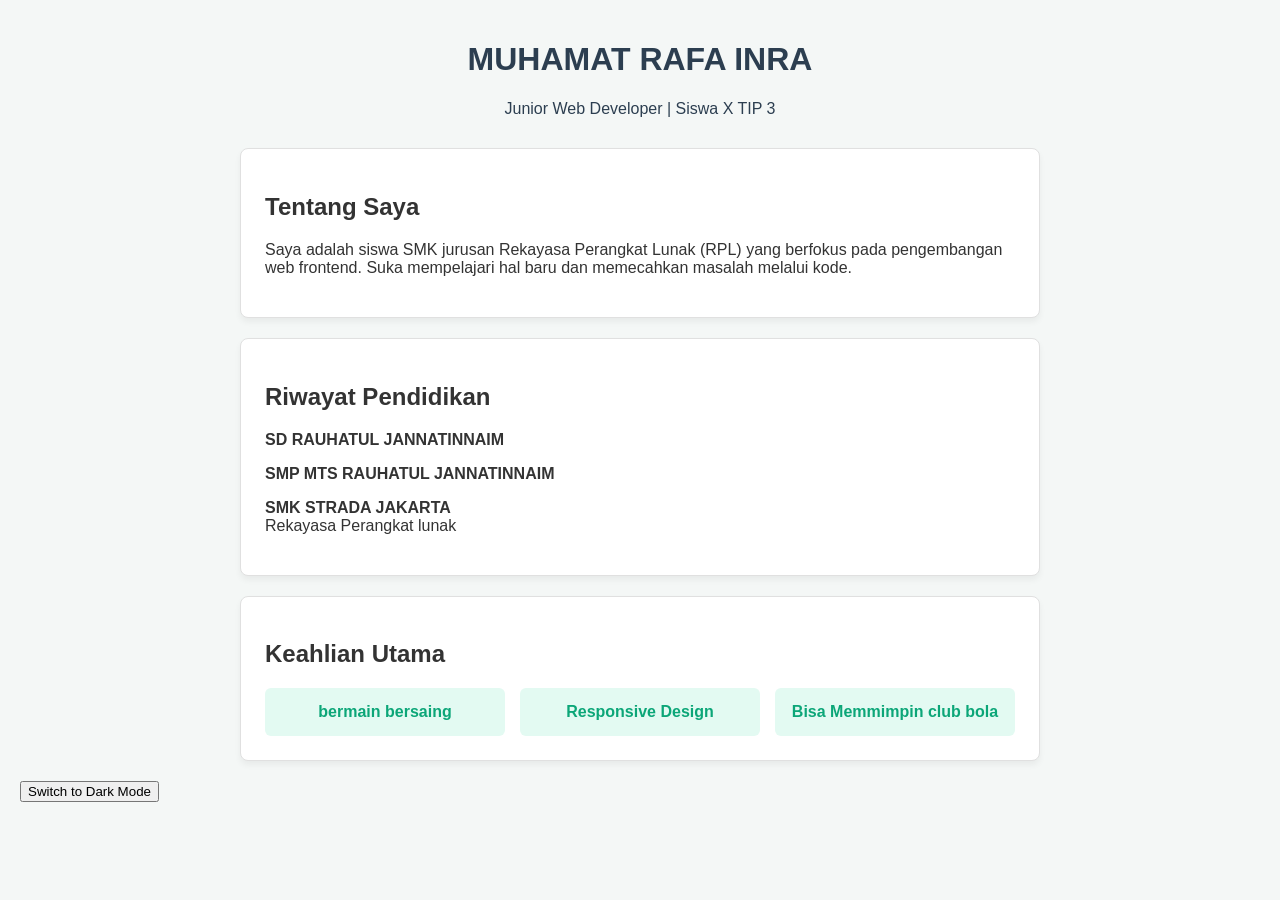
<file: jobshetpemdasrafa/JOB3/index.html>
<!DOCTYPE html>
<html lang="id">
<head>
    <meta charset="UTF-8">
    <meta name="viewport" content="width=device-width, initial-scale=1.0">
    <title>CV Online Saya</title>

    <link rel="stylesheet" href="style.css">
</head>
<body>
    <div class="cv-container">
        <!-- Header Profil -->
        <header class="cv-header">
            <h1>MUHAMAT RAFA INRA</h1>
            <p>Junior Web Developer | Siswa X TIP 3</p>
        </header>

        <!-- Kartu Informasi Diri (Card Info) -->
        <section class="cv-card">
            <h2>Tentang Saya</h2>
            <p>Saya adalah siswa SMK jurusan Rekayasa Perangkat Lunak (RPL) yang berfokus pada pengembangan web frontend. Suka mempelajari hal baru dan memecahkan masalah melalui kode.</p>
        </section>

        <!-- Kartu Riwayat Pendidikan -->
        <section class="cv-card">
            <h2>Riwayat Pendidikan</h2>
            <p><strong>SD RAUHATUL JANNATINNAIM</strong></p>
            <p><strong>SMP MTS RAUHATUL JANNATINNAIM </strong><P>
            <P><strong>SMK STRADA JAKARTA</strong><br/> Rekayasa Perangkat lunak </strong></P>

        </section>

        <!-- Bagian Keahlian dengan Flexbox -->
        <section class="cv-card">
            <h2>Keahlian Utama</h2>
            <div class="skills-container">
                <div class="skill-item">bermain bersaing</div>
                <div class="skill-item">Responsive Design</div>
                <div class="skill-item">Bisa Memmimpin club bola</div>
            </div>
        </section>
    </div>
    <div class="toggle-container">
    <button class="btn-toggle" id="themeToggleBtn">Switch to Dark Mode</button>
</div>
</body>
<!-- JavaScript Ringan untuk Menjalankan Toggle Mode secara Manual -->
<script>
    const btnToggle = document.getElementById('themeToggleBtn');
    const body = document.body;

    // Cek jika browser user aslinya menggunakan preferensi gelap
    const prefersDark = window.matchMedia('(prefers-color-scheme: dark)').matches;
    if (prefersDark) {
        btnToggle.textContent = "Switch to Light Mode";
    }

    btnToggle.addEventListener('click', () => {
        if (window.matchMedia('(prefers-color-scheme: dark)').matches) {
            body.classList.toggle('light-theme');
            if (body.classList.contains('light-theme')) {
                btnToggle.textContent = "Switch to Dark Mode";
            } else {
                btnToggle.textContent = "Switch to Light Mode";
            }
        } else {
            body.classList.toggle('dark-theme');
            if (body.classList.contains('dark-theme')) {
                btnToggle.textContent = "Switch to Light Mode";
            } else {
                btnToggle.textContent = "Switch to Dark Mode";
            }
        }
    });
</script>
</html>
</file>
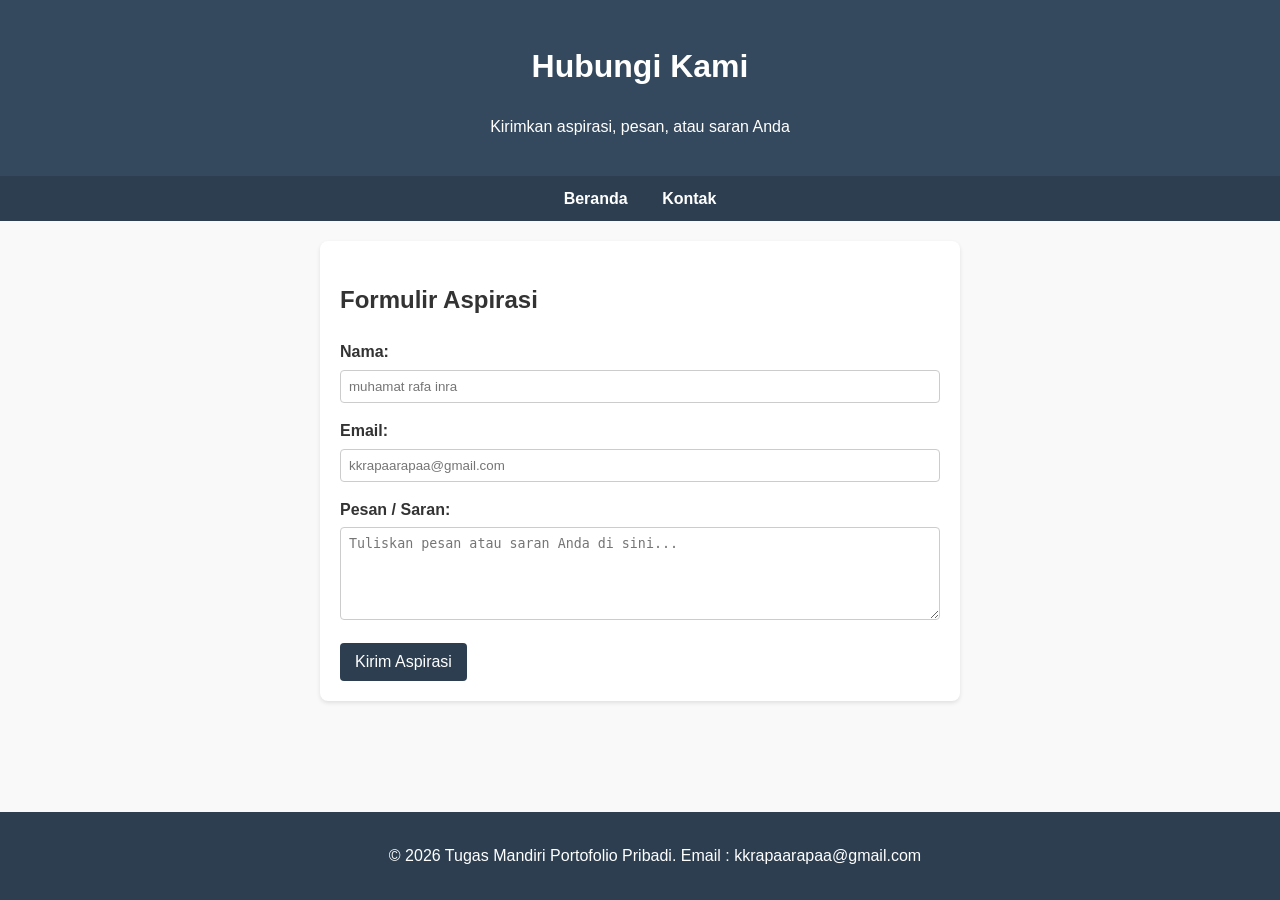
<file: jobshetpemdasrafa/JOB2/kontak.html>
<!DOCTYPE html>
<html lang="id">
<head>
    <meta charset="UTF-8">
    <meta name="viewport" content="width=device-width, initial-scale=1.0">
    <title>Portofolio Reonaldo - Kontak</title>
    <style>
        body {
            font-family: Arial, sans-serif;
            line-height: 1.6;
            margin: 0;
            padding: 0;
            background-color: #f9f9f9;
            color: #333;
        }
        header {
            background-color: #34495e;
            color: white;
            padding: 20px;
            text-align: center;
        }
        nav {
            background-color: #2c3e50;
            text-align: center;
            padding: 10px;
        }
        nav a {
            color: white;
            text-decoration: none;
            margin: 0 15px;
            font-weight: bold;
        }
        nav a:hover {
            text-decoration: underline;
        }
        main {
            max-width: 600px;
            margin: 20px auto;
            padding: 20px;
            background: white;
            border-radius: 8px;
            box-shadow: 0 2px 4px rgba(0,0,0,0.1);
        }
        .form-group {
            margin-bottom: 15px;
        }
        .form-group label {
            display: block;
            margin-bottom: 5px;
            font-weight: bold;
        }
        .form-group input, .form-group textarea {
            width: 100%;
            padding: 8px;
            box-sizing: border-box;
            border: 1px solid #ccc;
            border-radius: 4px;
        }
        button {
            background-color: #2c3e50;
            color: white;
            padding: 10px 15px;
            border: none;
            border-radius: 4px;
            cursor: pointer;
            font-size: 1em;
        }
        button:hover {
            background-color: #34495e;
        }
        footer {
            text-align: center;
            padding: 15px;
            background-color: #2c3e50;
            color: white;
            position: fixed;
            bottom: 0;
            width: 100%;
        }
    </style>
</head>
<body>
    <header>
        <h1>Hubungi Kami</h1>
        <p>Kirimkan aspirasi, pesan, atau saran Anda</p>
    </header>
    <nav>
        <a href="index.html">Beranda</a>
        <a href="kontak.html">Kontak</a>
    </nav>
    <main>
        <h2>Formulir Aspirasi</h2>
        <form action="#" method="POST">
            <div class="form-group">
                <label for="nama">Nama:</label>
                <input type="text" id="nama" name="nama" required placeholder="muhamat rafa inra">
            </div>
            <div class="form-group">
                <label for="email">Email:</label>
                <input type="email" id="email" name="email" required placeholder="kkrapaarapaa@gmail.com">
            </div>
            <div class="form-group">
                <label for="pesan">Pesan / Saran:</label>
                <textarea id="pesan" name="pesan" rows="5" required placeholder="Tuliskan pesan atau saran Anda di sini..."></textarea>
            </div>
            <button type="submit">Kirim Aspirasi</button>
        </form>
    </main>
    <footer>
        <p>&copy; 2026 Tugas Mandiri Portofolio Pribadi. Email : kkrapaarapaa@gmail.com</p>
    </footer>
</body>
</html>
</file>
<file: jobshetpemdasrafa/JOB 4/style.css>
body {
    background-color: #f8fafc;
    font-family: 'Segoe UI', Tahoma, Geneva, Verdana, sans-serif;
    color: #1e293b;
    margin: 0;
    padding: 20px;
    transition: background-color 0.3s ease, color 0.3s ease;
}
body.dark-theme {
    background-color: #0f172a;
    color: #f1f5f9;
}
.main-container {
    max-width: 700px;
    margin: 0 auto;
}
.web-header {
    display: flex;
    justify-content: space-between;
    align-items: center;
    margin-bottom: 25px;
    border-bottom: 2px solid #e2e8f0;
    padding-bottom: 15px;
}
.toggle-theme {
    background-color: #334155;
    color: #ffffff;
    border: none;
    padding: 8px 16px;
    border-radius: 6px;
    cursor: pointer;
    font-weight: 600;
}
.widget-card {
    background-color: #ffffff;
    padding: 24px;
    margin-bottom: 25px;
    border: 1px solid #e2e8f0;
    border-radius: 10px;
    box-shadow: 0 4px 6px -1px rgba(0, 0, 0, 0.05);
    transition: background-color 0.3s ease;
}
body.dark-theme .widget-card {
    background-color: #1e293b;
    border-color: #334155;
}
.input-group { margin-bottom: 15px; }
.input-group label { display: block; margin-bottom: 6px; font-weight: 600; }
.input-group input { width: 95%; padding: 10px; border: 1px solid #cbd5e1; border-radius: 6px; font-size: 14px; }
body.dark-theme .input-group input { background-color: #334155; color: white; border-color: #475569; }
.action-btn { background-color: #2563eb; color: white; border: none; padding: 12px 20px; font-size: 14px; font-weight: 600; border-radius: 6px; cursor: pointer; width: 100%; margin-bottom: 15px; }
.action-btn:hover { background-color: #1d4ed8; }
.variant-btn { background-color: #0d9488; }
.variant-btn:hover { background-color: #0f766e; }
.result-box { background-color: #f1f5f9; padding: 15px; border-radius: 6px; border-left: 4px solid #94a3b8; font-style: italic; min-height: 20px; }
body.dark-theme .result-box { background-color: #334155; border-left-color: #64748b; }
</file>
<file: jobshetpemdasrafa/JOB3/style.css>
body{
    background-color: #f4f7f6;
    font-family: Arial, sans-serif;
     color: #333333;
      margin: 0;
 padding: 20px;

}
@import url('https://fonts.googleapis.com/css2?family=Poppins:wght@300;400;600&display=swap');

body {
    background-color: #f4f7f6;
    font-family: 'Poppins', sans-serif;
    color: #333333;
    margin: 0;
    padding: 20px;
}

.cv-container {
    max-width: 800px;
    margin: 0 auto;
}

.cv-header {
    text-align: center;
    margin-bottom: 30px;
    color: #2c3e50;
}

.cv-card {
    background-color: #ffffff;
    padding: 24px;
    margin-bottom: 20px;
    border: 1px solid #e0e0e0;
    border-radius: 8px;
    box-shadow: 0 4px 6px rgba(0,0,0,0.05);
}
.skills-container {
    display: flex;
    justify-content: space-between;
    flex-wrap: wrap;
    gap: 15px;
}

.skill-item {
    flex: 1;
    min-width: 120px;
    background-color: #e3faf2;
    color: #0ca678;
    font-weight: 600;
    padding: 15px;
    text-align: center;
    border-radius: 6px;
}
@media (max-width: 600px) {
    .skills-container {
        flex-direction: column;
    }
    body {
        padding: 10px;
    }
    .cv-card {
        padding: 15px;
    }
}
@media (prefers-color-scheme: dark) {
    body {
        background-color: #1a1a1a;
        color: #f5f5f5;
    }
    .cv-card {
        background-color: #2d2d2d;
        border-color: #404040;
        box-shadow: 0 4px 6px rgba(0,0,0,0.3);
    }
    .cv-header h1 {
        color: #ffffff;
    }
    .skill-item {
        background-color: #0b7285;
        color: #e3faf2;
    }
}
/* ==========================================
   TUGAS MANDIRI: FITUR DARK MODE (TEXT PUTIH)
   ========================================= */


/* 1. Menggunakan Class (.dark-theme) jika di-toggle via tombol */
body.dark-theme {
    background-color: #1a1a1a; /* Latar belakang gelap */
    color: #ffffff;            /* Warna teks dasar putih */
}


/* Mengubah semua warna teks di dalam kartu menjadi putih */
body.dark-theme .cv-card {
    background-color: #2d2d2d;
    border-color: #444444;
}
body.dark-theme h1,
body.dark-theme h2,
body.dark-theme h3,
body.dark-theme h4,
body.dark-theme p,
body.dark-theme .main-title,
body.dark-theme .desc-text,
body.dark-theme .item-title,
body.dark-theme .item-desc,
body.dark-theme .section-title,
body.dark-theme .section-subtitle,
body.dark-theme .contact-text {
    color: #ffffff !important; /* Memaksa warna tulisan menjadi putih penuh */
}


body.dark-theme .section-title {
    border-bottom: 2px solid #444444; /* Penyesuaian garis batas tema gelap */
}


body.dark-theme .item-date {
    color: #cccccc !important; /* Warna tanggal abu terang agar tetap estetis */
}


body.dark-theme .skill-item {
    background-color: #1e3d37; /* Warna latar box skill yang pas untuk mode gelap */
}


body.dark-theme .skill-name {
    color: #12b886 !important; /* Nama keahlian tetap hijau aksen */
}


body.dark-theme .skill-desc {
    color: #e0e0e0 !important; /* Deskripsi keahlian abu sangat terang */
}


body.dark-theme .btn-toggle {
    background-color: #f4f7f6;
    color: #1a1a1a;
}




/* 2. Menggunakan Media Query Otomatis (Sesuai Preferensi Sistem Perangkat) */
@media (prefers-color-scheme: dark) {
    body:not(.light-theme) {
        background-color: #1a1a1a;
        color: #ffffff;
    }
    body:not(.light-theme) .cv-card {
        background-color: #2d2d2d;
        border-color: #444444;
    }
    body:not(.light-theme) h1,
    body:not(.light-theme) h2,
    body:not(.light-theme) h3,
    body:not(.light-theme) h4,
    body:not(.light-theme) p,
    body:not(.light-theme) .main-title,
    body:not(.light-theme) .desc-text,
    body:not(.light-theme) .item-title,
    body:not(.light-theme) .item-desc,
    body:not(.light-theme) .section-title,
    body:not(.light-theme) .section-subtitle,
    body:not(.light-theme) .contact-text {
        color: #ffffff !important;
    }
    body:not(.light-theme) .section-title {
        border-bottom: 2px solid #444444;
    }
    body:not(.light-theme) .item-date {
        color: #cccccc !important;
    }
    body:not(.light-theme) .skill-item {
        background-color: #1e3d37;
    }
    body:not(.light-theme) .skill-name {
        color: #12b886 !important;
    }
    body:not(.light-theme) .skill-desc {
        color: #e0e0e0 !important;
    }
    body:not(.light-theme) .btn-toggle {
        background-color: #f4f7f6;
        color: #1a1a1a;
    }
}
</file>
